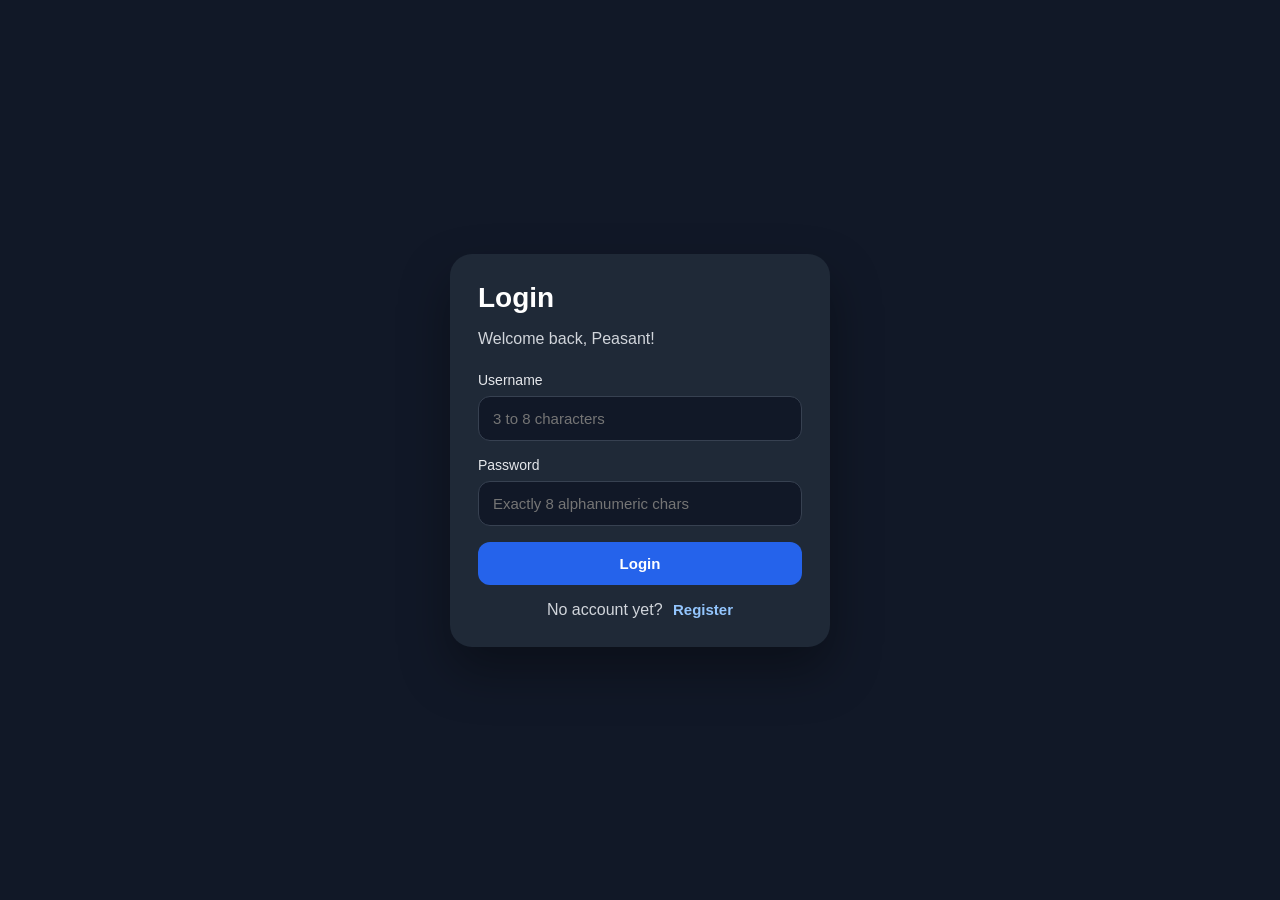
<file: index.html>
<!DOCTYPE html>
<html lang="en">
<head>
    <meta charset="UTF-8">
    <meta name="viewport" content="width=device-width, initial-scale=1.0">
    <title>Faucet</title>
    <script>
        window.location.href = './frontend/auth.html';
    </script>
</head>
<body></body>
</html>
</file>
<file: frontend/styles/auth.css>
* {
  box-sizing: border-box;
}

body {
  margin: 0;
  font-family: Arial, sans-serif;
  background: #111827;
  color: white;
}

.page {
  min-height: 100vh;
  display: flex;
  align-items: center;
  justify-content: center;
  padding: 20px;
}

.auth-card {
  position: relative;
  width: 100%;
  max-width: 380px;
  background: #1f2937;
  padding: 28px;
  border-radius: 22px;
  box-shadow: 0 24px 50px rgba(0, 0, 0, 0.35);
}

h1 {
  margin: 0 0 8px;
  font-size: 28px;
}

p {
  color: #d1d5db;
}

form {
  margin-top: 24px;
}

label {
  display: block;
  margin-bottom: 16px;
  color: #e5e7eb;
  font-size: 14px;
}

input {
  width: 100%;
  margin-top: 8px;
  padding: 13px 14px;
  border: 1px solid #374151;
  border-radius: 12px;
  outline: none;
  background: #111827;
  color: white;
  font-size: 15px;
}

input:focus {
  border-color: #60a5fa;
}

button {
  width: 100%;
  border: none;
  border-radius: 12px;
  padding: 13px 16px;
  background: #2563eb;
  color: white;
  font-weight: bold;
  cursor: pointer;
  font-size: 15px;
}

button:hover {
  opacity: 0.92;
}

button:disabled {
  opacity: 0.6;
  cursor: not-allowed;
}

.toggle-text {
  text-align: center;
  margin-bottom: 0;
}

#toggleModeBtn {
  width: auto;
  padding: 0;
  margin-left: 6px;
  background: transparent;
  color: #93c5fd;
}

.toast {
  display: none;
  position: absolute;
  top: -54px;
  left: 0;
  right: 0;
  padding: 13px 16px;
  border-radius: 12px;
  background: #ef4444;
  color: white;
  font-size: 14px;
  text-align: center;
  box-shadow: 0 12px 28px rgba(0,0,0,0.3);
}

.toast.show {
  display: block;
}

.toast.success {
  background: #22c55e;
}

.modal {
  position: fixed;
  inset: 0;
  background: rgba(0,0,0,0.68);
  display: none;
  align-items: center;
  justify-content: center;
  padding: 20px;
}

.modal.show {
  display: flex;
}

.modal-box {
  width: 100%;
  max-width: 360px;
  background: white;
  color: #111827;
  border-radius: 20px;
  padding: 24px;
}

.modal-box h2 {
  margin-top: 0;
}

.modal-note {
  color: #4b5563;
}

.credential-box {
  background: #f3f4f6;
  padding: 14px;
  border-radius: 14px;
  margin: 18px 0;
}

.credential-box p {
  color: #111827;
  margin: 8px 0;
}

.modal-actions {
  display: flex;
  gap: 10px;
}

.modal-actions button {
  flex: 1;
}

.secondary-btn {
  background: #6b7280;
}
</file>
